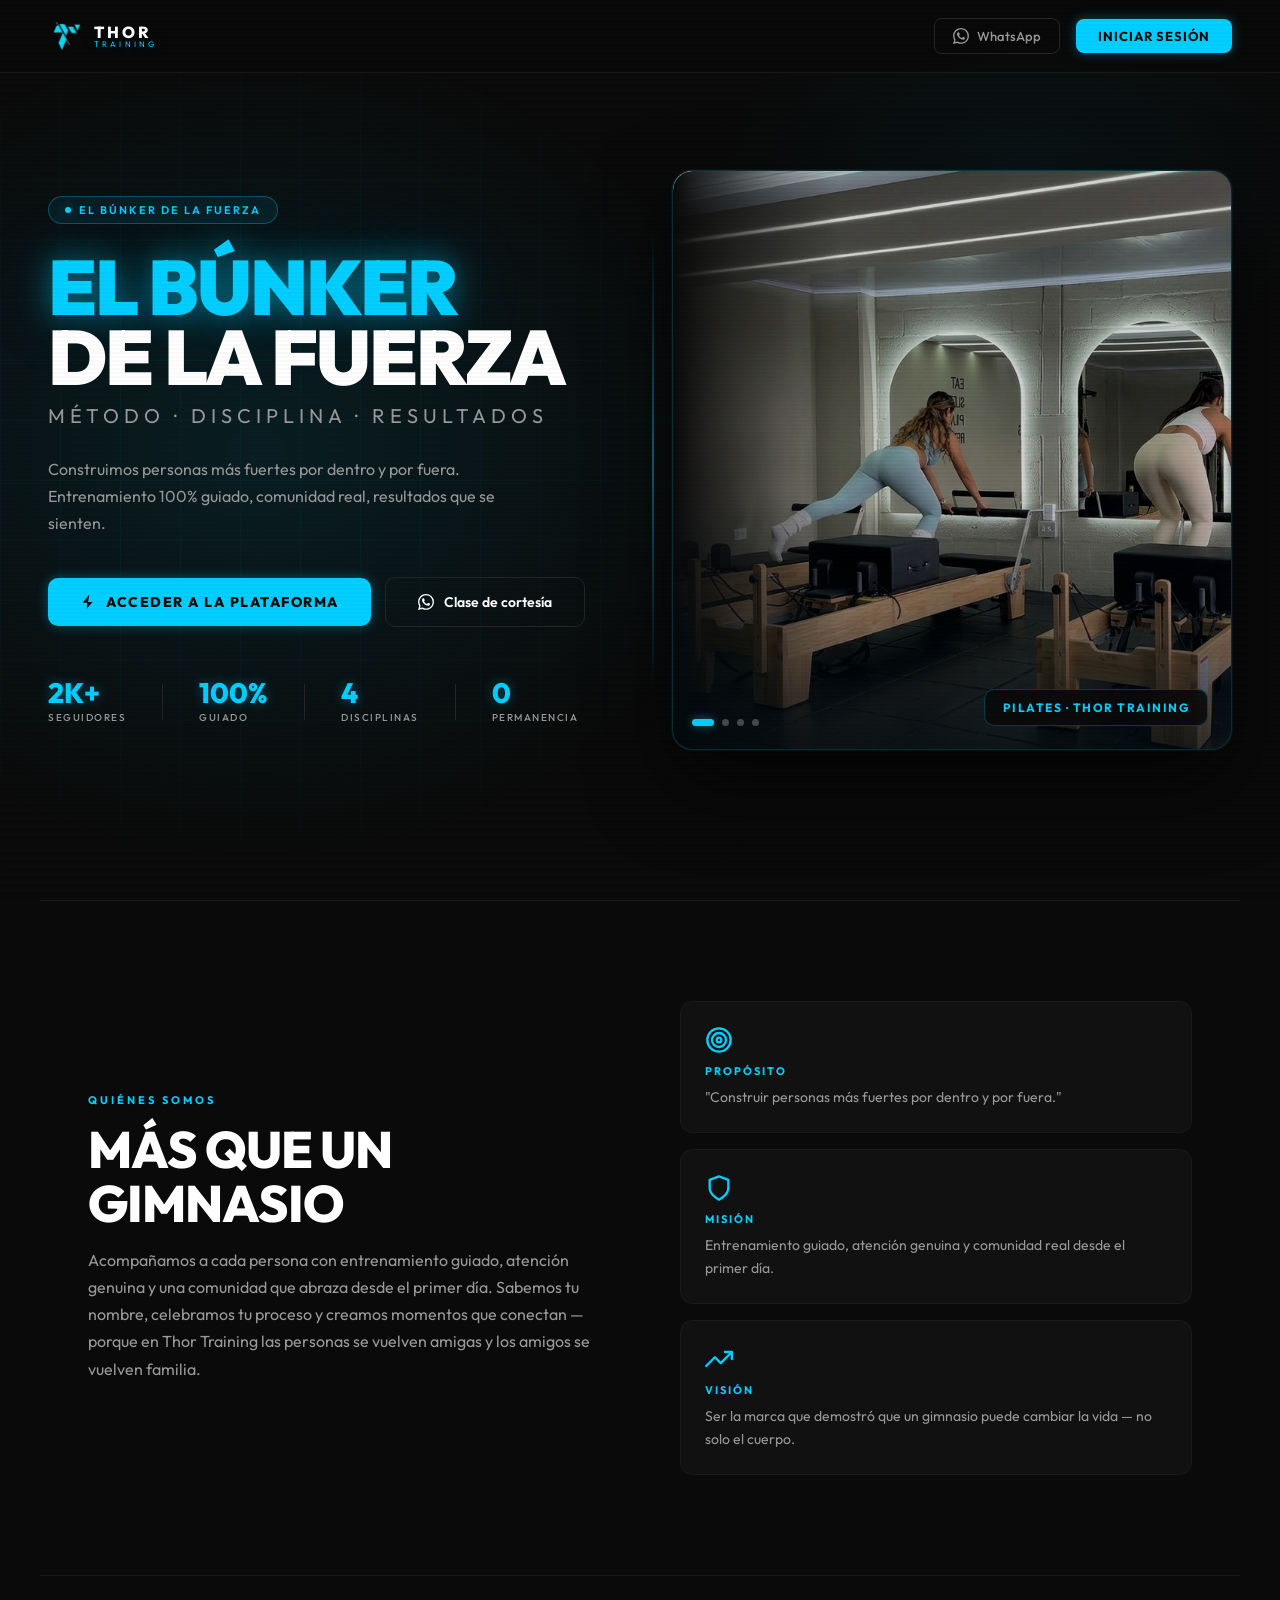
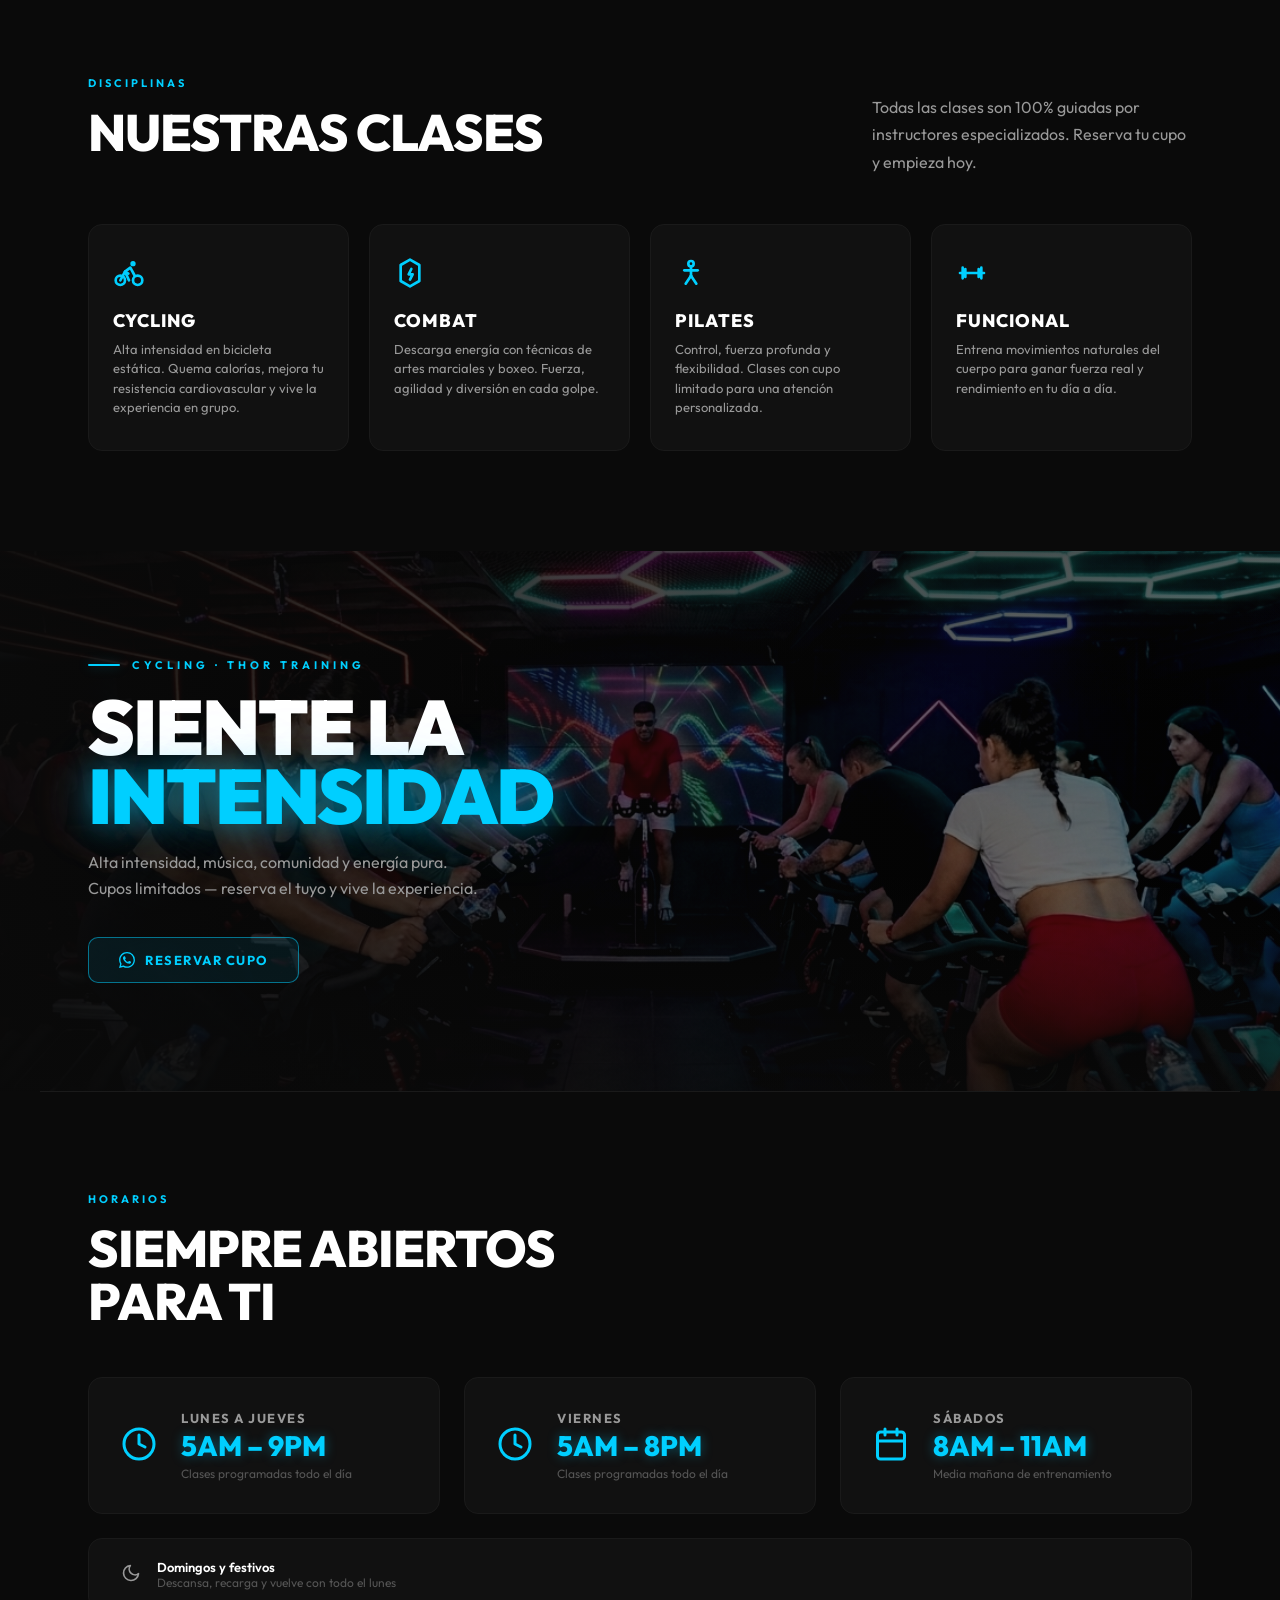
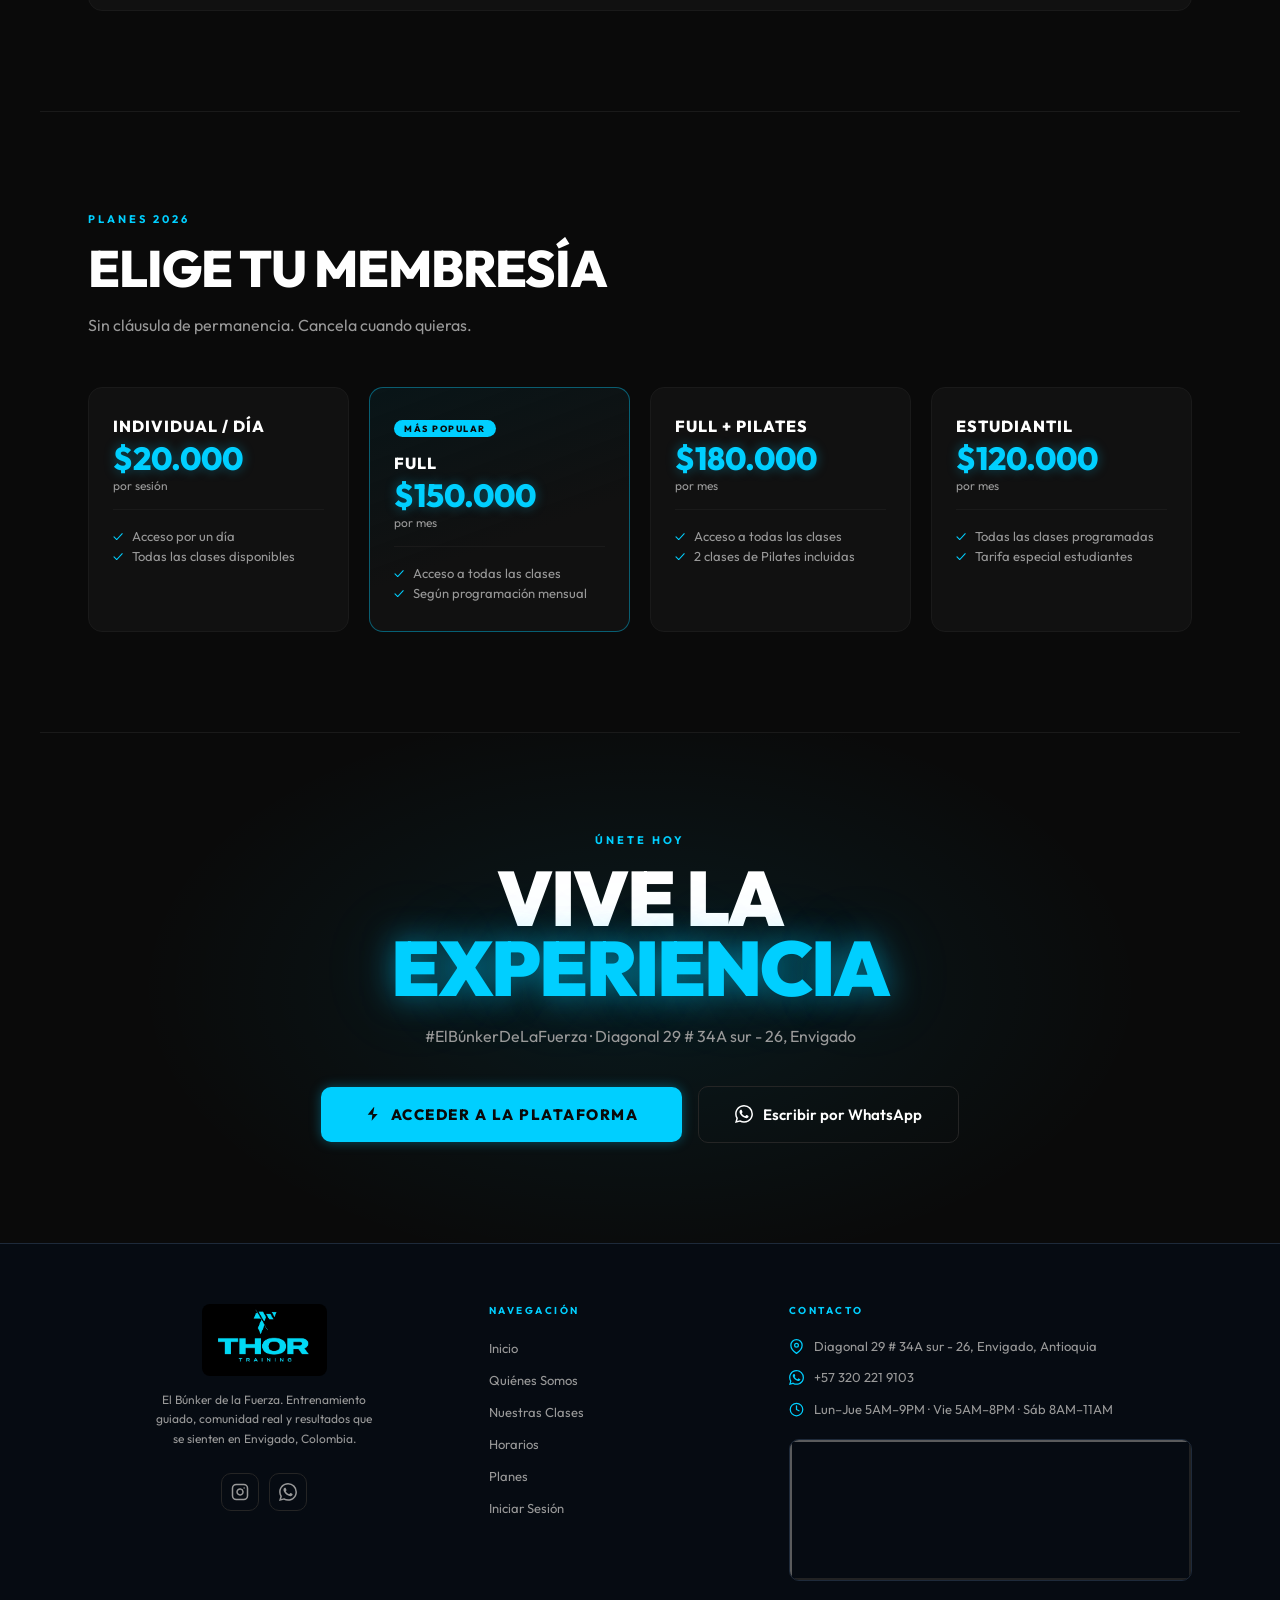
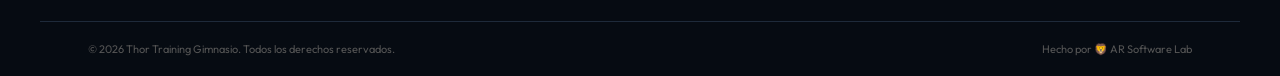
<file: index.html>
<!DOCTYPE html>
<html lang="es">
<head>
  <meta charset="UTF-8">
  <meta name="viewport" content="width=device-width, initial-scale=1.0">
  <title>Thor Training · El Búnker de la Fuerza</title>
  <link href="https://fonts.googleapis.com/css2?family=Bebas+Neue&family=Barlow+Condensed:wght@400;600;700&family=Outfit:wght@300;400;500;600;700;800;900&display=swap" rel="stylesheet">
  <link rel="icon" type="image/png" href="img/favicon.png">
  <style>
    :root {
      --cyan: #00CFFF;
      --cyan2: #00AFDF;
      --cyan-dim: rgba(0,207,255,0.12);
      --cyan-glow: 0 0 30px rgba(0,207,255,0.5), 0 0 80px rgba(0,207,255,0.2);
      --cyan-glow-sm: 0 0 12px rgba(0,207,255,0.35);
      --black: #0A0A0A;
      --dark: #0D0D0D;
      --card: #111111;
      --card2: #141414;
      --border: #1A1A1A;
      --border2: #252525;
      --muted: #555;
      --muted2: #999;
      --white: #FFFFFF;
    }

    * { margin: 0; padding: 0; box-sizing: border-box; }
    html { scroll-behavior: smooth; }

    body {
      font-family: 'Outfit', sans-serif;
      background: var(--black);
      color: var(--white);
      overflow-x: hidden;
    }

    /* scanline */
    body::before {
      content: '';
      position: fixed;
      inset: 0;
      background: repeating-linear-gradient(0deg, transparent, transparent 2px, rgba(0,0,0,0.025) 2px, rgba(0,0,0,0.025) 4px);
      pointer-events: none;
      z-index: 9000;
    }

    /* ── NAV ── */
    nav {
      position: fixed;
      top: 0; left: 0; right: 0;
      z-index: 100;
      display: flex;
      align-items: center;
      justify-content: space-between;
      padding: 18px 48px;
      background: rgba(10,10,10,0.85);
      backdrop-filter: blur(12px);
      border-bottom: 1px solid var(--border);
    }

    .nav-logo {
      display: flex;
      align-items: center;
      gap: 10px;
      text-decoration: none;
    }

    .nav-logo img {
      height: 36px;
      width: auto;
      mix-blend-mode: screen;
    }

    .nav-wordmark {
      display: flex;
      flex-direction: column;
      line-height: 1;
    }

    .nav-thor {
      font-weight: 800;
      font-size: 16px;
      letter-spacing: 3px;
      color: var(--white);
    }

    .nav-training {
      font-weight: 400;
      font-size: 8px;
      letter-spacing: 0.4em;
      color: var(--cyan);
      text-shadow: var(--cyan-glow-sm);
      text-transform: uppercase;
    }

    .nav-actions {
      display: flex;
      align-items: center;
      gap: 16px;
    }

    .btn-nav-wa {
      display: flex;
      align-items: center;
      gap: 8px;
      padding: 9px 18px;
      border-radius: 8px;
      border: 1px solid var(--border2);
      color: var(--muted2);
      font-size: 13px;
      font-weight: 500;
      text-decoration: none;
      transition: all 0.2s;
    }

    .btn-nav-wa:hover {
      border-color: var(--cyan);
      color: var(--cyan);
    }

    .btn-nav-login {
      padding: 9px 22px;
      border-radius: 8px;
      background: var(--cyan);
      color: var(--black);
      font-size: 13px;
      font-weight: 700;
      letter-spacing: 1px;
      text-decoration: none;
      text-transform: uppercase;
      transition: all 0.2s;
      box-shadow: var(--cyan-glow-sm);
    }

    .btn-nav-login:hover {
      background: #00e5ff;
      box-shadow: var(--cyan-glow);
      transform: translateY(-1px);
    }

    /* ── HERO ── */
    .hero {
      min-height: 100vh;
      display: flex;
      align-items: center;
      justify-content: center;
      padding: 100px 48px 80px;
      position: relative;
      overflow: hidden;
    }

    .hero-bg {
      position: absolute;
      inset: 0;
      background:
        radial-gradient(ellipse 60% 70% at 20% 50%, rgba(0,207,255,0.10) 0%, transparent 65%),
        radial-gradient(ellipse 40% 40% at 80% 20%, rgba(0,175,223,0.06) 0%, transparent 60%);
    }

    .hero-grid {
      position: absolute;
      inset: 0;
      background-image:
        linear-gradient(rgba(0,207,255,0.04) 1px, transparent 1px),
        linear-gradient(90deg, rgba(0,207,255,0.04) 1px, transparent 1px);
      background-size: 60px 60px;
      mask-image: radial-gradient(ellipse 70% 80% at 20% 50%, black 20%, transparent 80%);
    }

    .hero-inner {
      position: relative;
      display: grid;
      grid-template-columns: 1fr 1fr;
      gap: 64px;
      align-items: center;
      width: 100%;
      max-width: 1200px;
    }

    .hero-content {
      display: flex;
      flex-direction: column;
      align-items: flex-start;
    }

    .hero-badge {
      display: inline-flex;
      align-items: center;
      gap: 8px;
      padding: 6px 16px;
      border-radius: 100px;
      border: 1px solid rgba(0,207,255,0.3);
      background: rgba(0,207,255,0.08);
      font-size: 11px;
      font-weight: 600;
      letter-spacing: 2px;
      text-transform: uppercase;
      color: var(--cyan);
      margin-bottom: 28px;
    }

    .hero-badge::before {
      content: '';
      width: 6px; height: 6px;
      border-radius: 50%;
      background: var(--cyan);
      box-shadow: var(--cyan-glow-sm);
      animation: pulse 2s infinite;
    }

    @keyframes pulse {
      0%, 100% { opacity: 1; transform: scale(1); }
      50% { opacity: 0.5; transform: scale(0.8); }
    }

    .hero-headline {
      font-size: clamp(44px, 6vw, 88px);
      font-weight: 900;
      line-height: 0.92;
      letter-spacing: -2px;
      text-transform: uppercase;
      margin-bottom: 10px;
    }

    .hero-headline span {
      color: var(--cyan);
      text-shadow: var(--cyan-glow);
    }

    .hero-sub {
      font-size: clamp(14px, 1.8vw, 20px);
      font-weight: 400;
      letter-spacing: 5px;
      text-transform: uppercase;
      color: var(--muted2);
      margin-bottom: 28px;
    }

    .hero-desc {
      font-size: 16px;
      font-weight: 400;
      color: var(--muted2);
      line-height: 1.7;
      margin-bottom: 40px;
      max-width: 480px;
    }

    .hero-ctas {
      display: flex;
      align-items: center;
      gap: 14px;
      flex-wrap: wrap;
      margin-bottom: 52px;
    }

    .btn-hero-primary {
      display: inline-flex;
      align-items: center;
      gap: 10px;
      padding: 15px 32px;
      border-radius: 10px;
      background: var(--cyan);
      color: var(--black);
      font-size: 14px;
      font-weight: 800;
      letter-spacing: 1.5px;
      text-decoration: none;
      text-transform: uppercase;
      transition: all 0.25s;
      box-shadow: var(--cyan-glow-sm);
    }

    .btn-hero-primary:hover {
      background: #00e5ff;
      box-shadow: var(--cyan-glow);
      transform: translateY(-2px);
    }

    .btn-hero-secondary {
      display: inline-flex;
      align-items: center;
      gap: 10px;
      padding: 15px 32px;
      border-radius: 10px;
      border: 1px solid var(--border2);
      color: var(--white);
      font-size: 14px;
      font-weight: 600;
      text-decoration: none;
      transition: all 0.25s;
    }

    .btn-hero-secondary:hover {
      border-color: var(--cyan);
      color: var(--cyan);
      transform: translateY(-2px);
    }

    .hero-stats {
      display: flex;
      align-items: center;
      gap: 36px;
    }

    .stat { text-align: left; }

    .stat-num {
      font-size: 28px;
      font-weight: 800;
      color: var(--cyan);
      text-shadow: var(--cyan-glow-sm);
      line-height: 1;
    }

    .stat-label {
      font-size: 10px;
      font-weight: 500;
      color: var(--muted2);
      letter-spacing: 1.5px;
      text-transform: uppercase;
      margin-top: 4px;
    }

    .stat-divider {
      width: 1px;
      height: 36px;
      background: var(--border2);
      flex-shrink: 0;
    }

    /* ── HERO VISUAL ── */
    .hero-visual {
      position: relative;
      height: 580px;
    }

    .hero-img-wrap {
      position: absolute;
      inset: 0;
      border-radius: 20px;
      overflow: hidden;
      border: 1px solid rgba(0,207,255,0.18);
      box-shadow: 0 0 0 1px rgba(0,207,255,0.06), 0 32px 80px rgba(0,0,0,0.6);
    }

    .hero-img-wrap img {
      width: 100%;
      height: 100%;
      object-fit: cover;
      object-position: center;
      filter: brightness(0.82) contrast(1.05);
      display: block;
    }

    /* fade izquierda para fundir con el fondo negro */
    .hero-img-wrap::before {
      content: '';
      position: absolute;
      inset: 0;
      background: linear-gradient(90deg, var(--black) 0%, transparent 30%);
      z-index: 1;
      border-radius: inherit;
    }

    /* overlay de color de marca sutil en la parte inferior */
    .hero-img-wrap::after {
      content: '';
      position: absolute;
      inset: 0;
      background: linear-gradient(180deg, transparent 55%, rgba(0,10,15,0.75) 100%);
      z-index: 1;
      border-radius: inherit;
    }

    /* etiqueta flotante sobre la imagen */
    .hero-img-tag {
      position: absolute;
      bottom: 24px;
      right: 24px;
      z-index: 2;
      padding: 10px 18px;
      background: rgba(10,10,10,0.88);
      backdrop-filter: blur(10px);
      border: 1px solid rgba(0,207,255,0.25);
      border-radius: 10px;
      font-size: 12px;
      font-weight: 700;
      letter-spacing: 1.5px;
      text-transform: uppercase;
      color: var(--cyan);
    }

    /* línea cyan vertical decorativa a la izquierda de la imagen */
    .hero-visual::before {
      content: '';
      position: absolute;
      left: -20px;
      top: 10%;
      height: 80%;
      width: 2px;
      background: linear-gradient(180deg, transparent, var(--cyan), transparent);
      opacity: 0.5;
      border-radius: 2px;
    }

    /* ── HERO CAROUSEL ── */
    .hero-carousel { position: relative; width: 100%; height: 100%; }

    .hero-slide {
      position: absolute;
      inset: 0;
      opacity: 0;
      transition: opacity 0.9s ease;
    }
    .hero-slide.active { opacity: 1; }

    .hero-dots {
      position: absolute;
      bottom: 24px;
      left: 20px;
      z-index: 3;
      display: flex;
      gap: 8px;
      align-items: center;
    }

    .hero-dot {
      width: 7px;
      height: 7px;
      border-radius: 4px;
      background: rgba(255,255,255,0.25);
      border: none;
      cursor: pointer;
      padding: 0;
      transition: all 0.35s;
    }

    .hero-dot.active {
      background: var(--cyan);
      box-shadow: 0 0 8px rgba(0,207,255,0.5);
      width: 22px;
    }

    .hero-arrow {
      position: absolute;
      top: 50%;
      transform: translateY(-50%);
      z-index: 3;
      width: 36px;
      height: 36px;
      border-radius: 50%;
      background: rgba(10,10,10,0.55);
      backdrop-filter: blur(10px);
      border: 1px solid rgba(255,255,255,0.12);
      color: var(--white);
      cursor: pointer;
      display: flex;
      align-items: center;
      justify-content: center;
      transition: all 0.2s;
      opacity: 0;
      pointer-events: none;
    }

    .hero-visual:hover .hero-arrow {
      opacity: 1;
      pointer-events: auto;
    }

    .hero-arrow:hover {
      background: rgba(0,207,255,0.15);
      border-color: rgba(0,207,255,0.35);
      color: var(--cyan);
    }

    .hero-arrow-prev { left: 12px; }
    .hero-arrow-next { right: 12px; }

    /* ── SECTIONS ── */
    section {
      padding: 100px 48px;
      max-width: 1200px;
      margin: 0 auto;
    }

    .section-label {
      font-size: 11px;
      font-weight: 700;
      letter-spacing: 3px;
      text-transform: uppercase;
      color: var(--cyan);
      margin-bottom: 16px;
    }

    .section-title {
      font-size: clamp(32px, 4vw, 52px);
      font-weight: 800;
      line-height: 1.05;
      letter-spacing: -1px;
      text-transform: uppercase;
      margin-bottom: 16px;
    }

    .section-desc {
      font-size: 16px;
      color: var(--muted2);
      line-height: 1.7;
      max-width: 520px;
    }

    /* ── PROPOSITO ── */
    .purpose-section {
      border-top: 1px solid var(--border);
    }

    .purpose-grid {
      display: grid;
      grid-template-columns: 1fr 1fr;
      gap: 80px;
      align-items: center;
    }

    .purpose-cards {
      display: flex;
      flex-direction: column;
      gap: 16px;
    }

    .purpose-card {
      padding: 24px;
      border-radius: 12px;
      border: 1px solid var(--border);
      background: var(--card);
      transition: border-color 0.2s;
    }

    .purpose-card:hover {
      border-color: rgba(0,207,255,0.2);
    }

    .purpose-card-icon {
      margin-bottom: 10px;
      color: var(--cyan);
      display: flex;
      align-items: center;
    }

    .purpose-card-title {
      font-size: 11px;
      font-weight: 700;
      letter-spacing: 2px;
      text-transform: uppercase;
      color: var(--cyan);
      margin-bottom: 8px;
    }

    .purpose-card-text {
      font-size: 14px;
      color: var(--muted2);
      line-height: 1.6;
    }

    /* ── CLASES ── */
    .clases-section {
      border-top: 1px solid var(--border);
    }

    .clases-header {
      display: flex;
      justify-content: space-between;
      align-items: flex-end;
      margin-bottom: 48px;
      flex-wrap: wrap;
      gap: 24px;
    }

    .clases-grid {
      display: grid;
      grid-template-columns: repeat(4, 1fr);
      gap: 20px;
    }

    .clase-card {
      padding: 32px 24px;
      border-radius: 14px;
      border: 1px solid var(--border);
      background: var(--card);
      position: relative;
      overflow: hidden;
      transition: all 0.25s;
      cursor: default;
    }

    .clase-card::before {
      content: '';
      position: absolute;
      top: 0; left: 0; right: 0;
      height: 2px;
      background: var(--cyan);
      transform: scaleX(0);
      transform-origin: left;
      transition: transform 0.3s;
    }

    .clase-card:hover {
      border-color: rgba(0,207,255,0.25);
      transform: translateY(-4px);
      box-shadow: 0 20px 40px rgba(0,0,0,0.4);
    }

    .clase-card:hover::before {
      transform: scaleX(1);
    }

    .clase-icon {
      margin-bottom: 16px;
      display: block;
      color: var(--cyan);
    }

    .clase-name {
      font-size: 18px;
      font-weight: 800;
      letter-spacing: 1px;
      text-transform: uppercase;
      margin-bottom: 8px;
    }

    .clase-desc {
      font-size: 13px;
      color: var(--muted2);
      line-height: 1.5;
    }

    /* ── CYCLING BAND ── */
    .cycling-band {
      position: relative;
      width: 100%;
      height: 540px;
      overflow: hidden;
    }

    .cycling-band-img {
      position: absolute;
      inset: 0;
      background: url('img/cycling.png') center / cover no-repeat;
      filter: brightness(0.6) contrast(1.08) saturate(0.9);
      transform: scale(1.04);
      transition: transform 8s ease;
    }

    .cycling-band:hover .cycling-band-img {
      transform: scale(1.0);
    }

    .cycling-band-overlay {
      position: absolute;
      inset: 0;
      background:
        linear-gradient(90deg, rgba(10,10,10,0.92) 0%, rgba(10,10,10,0.5) 45%, rgba(10,10,10,0.2) 100%),
        linear-gradient(180deg, rgba(10,10,10,0.3) 0%, transparent 30%, transparent 60%, rgba(10,10,10,0.7) 100%);
    }

    .cycling-band-content {
      position: relative;
      z-index: 2;
      height: 100%;
      display: flex;
      flex-direction: column;
      justify-content: center;
      padding: 0 48px;
      max-width: 1200px;
      margin: 0 auto;
    }

    .cycling-band-label {
      font-size: 11px;
      font-weight: 700;
      letter-spacing: 4px;
      text-transform: uppercase;
      color: var(--cyan);
      margin-bottom: 20px;
      display: flex;
      align-items: center;
      gap: 12px;
    }

    .cycling-band-label::before {
      content: '';
      width: 32px;
      height: 2px;
      background: var(--cyan);
      box-shadow: var(--cyan-glow-sm);
      border-radius: 2px;
    }

    .cycling-band-title {
      font-size: clamp(40px, 6vw, 80px);
      font-weight: 900;
      line-height: 0.9;
      letter-spacing: -2px;
      text-transform: uppercase;
      margin-bottom: 20px;
    }

    .cycling-band-title span {
      color: var(--cyan);
      text-shadow: var(--cyan-glow);
    }

    .cycling-band-sub {
      font-size: 16px;
      color: var(--muted2);
      max-width: 420px;
      line-height: 1.6;
      margin-bottom: 36px;
    }

    .btn-cycling {
      display: inline-flex;
      align-items: center;
      gap: 10px;
      padding: 14px 30px;
      border-radius: 10px;
      border: 1px solid rgba(0,207,255,0.5);
      background: rgba(0,207,255,0.08);
      color: var(--cyan);
      font-size: 13px;
      font-weight: 700;
      letter-spacing: 1.5px;
      text-transform: uppercase;
      text-decoration: none;
      transition: all 0.25s;
      align-self: flex-start;
    }

    .btn-cycling:hover {
      background: var(--cyan);
      color: var(--black);
      box-shadow: var(--cyan-glow-sm);
      transform: translateY(-2px);
    }

    /* ── HORARIOS ── */
    .horarios-section {
      border-top: 1px solid var(--border);
    }

    .horarios-grid {
      display: grid;
      grid-template-columns: repeat(3, 1fr);
      gap: 24px;
      margin-top: 48px;
    }

    .horario-card {
      padding: 32px;
      border-radius: 14px;
      border: 1px solid var(--border);
      background: var(--card);
      display: flex;
      align-items: center;
      gap: 24px;
    }

    .horario-icon {
      flex-shrink: 0;
      color: var(--cyan);
    }

    .horario-days {
      font-size: 13px;
      font-weight: 700;
      letter-spacing: 1.5px;
      text-transform: uppercase;
      color: var(--muted2);
      margin-bottom: 6px;
    }

    .horario-time {
      font-size: 28px;
      font-weight: 800;
      color: var(--cyan);
      text-shadow: var(--cyan-glow-sm);
      line-height: 1;
    }

    .horario-note {
      font-size: 12px;
      color: var(--muted);
      margin-top: 6px;
    }

    .horario-closed {
      padding: 20px 32px;
      border-radius: 14px;
      border: 1px solid var(--border);
      background: var(--card);
      display: flex;
      align-items: center;
      gap: 16px;
      grid-column: span 3;
    }

    .horario-closed-label {
      font-size: 12px;
      color: var(--muted);
    }

    /* ── PLANES ── */
    .planes-section {
      border-top: 1px solid var(--border);
    }

    .planes-header {
      margin-bottom: 48px;
    }

    .planes-grid {
      display: grid;
      grid-template-columns: repeat(4, 1fr);
      gap: 20px;
    }

    .plan-card {
      padding: 28px 24px;
      border-radius: 14px;
      border: 1px solid var(--border);
      background: var(--card);
      position: relative;
      transition: all 0.25s;
    }

    .plan-card:hover {
      border-color: rgba(0,207,255,0.2);
      transform: translateY(-4px);
    }

    .plan-card.featured {
      border-color: rgba(0,207,255,0.4);
      background: linear-gradient(160deg, rgba(0,207,255,0.06) 0%, var(--card) 60%);
    }

    .plan-badge {
      display: inline-block;
      padding: 3px 10px;
      border-radius: 100px;
      background: var(--cyan);
      color: var(--black);
      font-size: 9px;
      font-weight: 800;
      letter-spacing: 1.5px;
      text-transform: uppercase;
      margin-bottom: 16px;
    }

    .plan-name {
      font-size: 16px;
      font-weight: 800;
      letter-spacing: 1px;
      text-transform: uppercase;
      margin-bottom: 6px;
    }

    .plan-price {
      font-size: 32px;
      font-weight: 800;
      color: var(--cyan);
      text-shadow: var(--cyan-glow-sm);
      line-height: 1;
      margin-bottom: 4px;
    }

    .plan-period {
      font-size: 12px;
      color: var(--muted2);
      margin-bottom: 16px;
    }

    .plan-desc {
      font-size: 13px;
      color: var(--muted2);
      line-height: 1.55;
      padding-top: 16px;
      border-top: 1px solid var(--border);
    }

    .plan-check {
      color: var(--cyan);
      margin-right: 6px;
    }

    /* ── CTA FINAL ── */
    .cta-section {
      border-top: 1px solid var(--border);
      text-align: center;
      position: relative;
      overflow: hidden;
    }

    .cta-bg {
      position: absolute;
      inset: 0;
      background: radial-gradient(ellipse 60% 80% at 50% 50%, rgba(0,207,255,0.08) 0%, transparent 70%);
    }

    .cta-content {
      position: relative;
    }

    .cta-title {
      font-size: clamp(40px, 6vw, 80px);
      font-weight: 900;
      letter-spacing: -2px;
      text-transform: uppercase;
      line-height: 0.9;
      margin-bottom: 24px;
    }

    .cta-title span {
      color: var(--cyan);
      text-shadow: var(--cyan-glow);
    }

    .cta-sub {
      font-size: 16px;
      color: var(--muted2);
      margin-bottom: 40px;
    }

    .cta-actions {
      display: flex;
      align-items: center;
      justify-content: center;
      gap: 16px;
      flex-wrap: wrap;
    }

    .btn-cta-primary {
      display: inline-flex;
      align-items: center;
      gap: 10px;
      padding: 18px 44px;
      border-radius: 10px;
      background: var(--cyan);
      color: var(--black);
      font-size: 15px;
      font-weight: 800;
      letter-spacing: 1.5px;
      text-decoration: none;
      text-transform: uppercase;
      transition: all 0.25s;
      box-shadow: var(--cyan-glow-sm);
    }

    .btn-cta-primary:hover {
      background: #00e5ff;
      box-shadow: var(--cyan-glow);
      transform: translateY(-2px);
    }

    .btn-cta-wa {
      display: inline-flex;
      align-items: center;
      gap: 10px;
      padding: 18px 36px;
      border-radius: 10px;
      border: 1px solid var(--border2);
      color: var(--white);
      font-size: 15px;
      font-weight: 600;
      text-decoration: none;
      transition: all 0.25s;
    }

    .btn-cta-wa:hover {
      border-color: #25D366;
      color: #25D366;
      transform: translateY(-2px);
    }

    /* ── FOOTER ── */
    footer {
      background: #060b12;
      border-top: 1px solid #1e2a3a;
    }

    .footer-main {
      display: grid;
      grid-template-columns: 1.4fr 1fr 1.6fr;
      gap: 48px;
      padding: 60px 48px 40px;
      max-width: 1200px;
      margin: 0 auto;
    }

    .footer-logo-row {
      display: flex;
      align-items: center;
      gap: 10px;
      margin-bottom: 14px;
      text-decoration: none;
    }

    .footer-logo-name {
      font-family: 'Bebas Neue', sans-serif;
      font-size: 28px;
      letter-spacing: 3px;
      color: var(--white);
      line-height: 1;
    }

    .footer-logo-name span {
      color: var(--cyan);
    }

    .footer-tagline {
      font-size: 12px;
      color: var(--muted2);
      line-height: 1.65;
      margin: 0 auto 24px;
      max-width: 220px;
    }

    .footer-social {
      display: flex;
      gap: 10px;
    }

    .footer-social-link {
      display: flex;
      align-items: center;
      justify-content: center;
      width: 38px;
      height: 38px;
      border-radius: 10px;
      border: 1px solid var(--border2);
      color: var(--muted2);
      text-decoration: none;
      transition: all 0.2s;
    }

    .footer-social-link:hover {
      border-color: var(--cyan);
      color: var(--cyan);
      background: rgba(0,207,255,0.06);
    }

    .footer-nav-title,
    .footer-contact-title {
      font-size: 10px;
      font-weight: 700;
      letter-spacing: 2.5px;
      text-transform: uppercase;
      color: var(--cyan);
      margin-bottom: 20px;
    }

    .footer-nav-list {
      list-style: none;
      display: flex;
      flex-direction: column;
      gap: 12px;
    }

    .footer-nav-list a {
      font-size: 13px;
      color: var(--muted2);
      text-decoration: none;
      transition: color 0.2s;
    }

    .footer-nav-list a:hover {
      color: var(--white);
    }

    .footer-contact-list {
      display: flex;
      flex-direction: column;
      gap: 12px;
      margin-bottom: 20px;
    }

    .footer-contact-item {
      display: flex;
      align-items: flex-start;
      gap: 10px;
      font-size: 13px;
      color: var(--muted2);
      line-height: 1.5;
    }

    .footer-contact-item svg {
      flex-shrink: 0;
      margin-top: 2px;
      color: var(--cyan);
    }

    .footer-contact-item a {
      color: inherit;
      text-decoration: none;
      transition: color 0.2s;
    }

    .footer-contact-item a:hover {
      color: var(--white);
    }

    .footer-map {
      border-radius: 10px;
      overflow: hidden;
      border: 1px solid #1e2a3a;
    }

    .footer-map iframe {
      display: block;
      width: 100%;
      height: 140px;
      filter: grayscale(80%) invert(90%) hue-rotate(180deg);
      opacity: 0.85;
    }

    .footer-bottom {
      border-top: 1px solid #1e2a3a;
      padding: 20px 48px;
      max-width: 1200px;
      margin: 0 auto;
      display: flex;
      align-items: center;
      justify-content: space-between;
      flex-wrap: wrap;
      gap: 12px;
    }

    .footer-copy {
      font-size: 11px;
      color: var(--muted);
    }

    .footer-credit {
      font-size: 11px;
      color: var(--muted);
    }

    .footer-credit .heart {
      color: #2D95CC;
    }

    /* ── RESPONSIVE ── */
    @media (max-width: 1024px) {
      .hero { padding: 100px 32px 72px; }
      .hero-inner { gap: 40px; }
      .hero-visual { height: 480px; }
    }

    @media (max-width: 900px) {
      nav { padding: 16px 24px; }
      .btn-nav-wa { display: none; }

      section { padding: 72px 24px; }

      .hero { padding: 100px 24px 72px; }
      .hero-inner { grid-template-columns: 1fr; }
      .hero-content { align-items: center; text-align: center; }
      .hero-desc { text-align: center; }
      .hero-ctas { justify-content: center; }
      .hero-stats { justify-content: center; }
      .hero-visual { display: none; }

      .purpose-grid { grid-template-columns: 1fr; gap: 40px; }
      .clases-grid { grid-template-columns: repeat(2, 1fr); }
      .horarios-grid { grid-template-columns: 1fr; }
      .horario-closed { grid-column: span 1; }
      .planes-grid { grid-template-columns: repeat(2, 1fr); }
      .cycling-band { height: 420px; }
      .cycling-band-content { padding: 0 24px; }

      .footer-main { grid-template-columns: 1fr; gap: 36px; padding: 48px 24px 32px; }
      .footer-bottom { padding: 20px 24px; flex-direction: column; align-items: flex-start; gap: 8px; }
    }

    @media (max-width: 600px) {
      .clases-grid { grid-template-columns: 1fr; }
      .planes-grid { grid-template-columns: 1fr; }
      .hero-ctas { flex-direction: column; width: 100%; }
      .btn-hero-primary, .btn-hero-secondary { width: 100%; justify-content: center; }
      .cta-actions { flex-direction: column; width: 100%; }
      .btn-cta-primary, .btn-cta-wa { width: 100%; justify-content: center; }

      /* Stats row: wrap into 2×2 grid and hide dividers */
      .hero-stats { flex-wrap: wrap; gap: 16px 28px; justify-content: center; }
      .stat-divider { display: none; }
      .stat { text-align: center; min-width: 80px; }
    }

    @media (max-width: 480px) {
      /* Nav: tighter padding */
      nav { padding: 12px 16px; }
      .btn-nav-login { padding: 8px 16px; font-size: 12px; letter-spacing: 0.5px; }

      /* Hero: reduce padding and sub letter-spacing */
      .hero { padding: 72px 16px 48px; }
      .hero-headline { font-size: clamp(34px, 9vw, 44px); }
      .hero-sub { font-size: 11px; letter-spacing: 2px; }
      .hero-desc { font-size: 14px; }
      .hero-ctas { gap: 10px; }

      /* Sections: tighter side padding */
      section { padding: 56px 16px; }
      .cycling-band-content { padding: 0 16px; }
      .cycling-band { height: 340px; }
      .cycling-band-title { font-size: clamp(32px, 9vw, 48px); }

      /* Footer */
      .footer-main { padding: 36px 16px 24px; gap: 28px; }
      .footer-bottom { padding: 16px; }
    }
  </style>
</head>
<body>

<!-- ── NAV ── -->
<nav>
  <a href="#" class="nav-logo">
    <img src="img/logo_solo.png" alt="Thor Training">
    <div class="nav-wordmark">
      <div class="nav-thor">THOR</div>
      <div class="nav-training">TRAINING</div>
    </div>
  </a>
  <div class="nav-actions">
    <a href="https://wa.me/573202219103" target="_blank" class="btn-nav-wa">
      <svg width="16" height="16" viewBox="0 0 24 24" fill="currentColor" aria-hidden="true"><path d="M17.472 14.382c-.297-.149-1.758-.867-2.03-.967-.273-.099-.471-.148-.67.15-.197.297-.767.966-.94 1.164-.173.199-.347.223-.644.075-.297-.15-1.255-.463-2.39-1.475-.883-.788-1.48-1.761-1.653-2.059-.173-.297-.018-.458.13-.606.134-.133.298-.347.446-.52.149-.174.198-.298.298-.497.099-.198.05-.371-.025-.52-.075-.149-.669-1.612-.916-2.207-.242-.579-.487-.5-.669-.51-.173-.008-.371-.01-.57-.01-.198 0-.52.074-.792.372-.272.297-1.04 1.016-1.04 2.479 0 1.462 1.065 2.875 1.213 3.074.149.198 2.096 3.2 5.077 4.487.709.306 1.262.489 1.694.625.712.227 1.36.195 1.871.118.571-.085 1.758-.719 2.006-1.413.248-.694.248-1.289.173-1.413-.074-.124-.272-.198-.57-.347m-5.421 7.403h-.004a9.87 9.87 0 01-5.031-1.378l-.361-.214-3.741.982.998-3.648-.235-.374a9.86 9.86 0 01-1.51-5.26c.001-5.45 4.436-9.884 9.888-9.884 2.64 0 5.122 1.03 6.988 2.898a9.825 9.825 0 012.893 6.994c-.003 5.45-4.437 9.884-9.885 9.884m8.413-18.297A11.815 11.815 0 0012.05 0C5.495 0 .16 5.335.157 11.892c0 2.096.547 4.142 1.588 5.945L.057 24l6.305-1.654a11.882 11.882 0 005.683 1.448h.005c6.554 0 11.89-5.335 11.893-11.893a11.821 11.821 0 00-3.48-8.413z"/></svg>
      WhatsApp
    </a>
    <a href="app.html" class="btn-nav-login">Iniciar sesión</a>
  </div>
</nav>

<!-- ── HERO ── -->
<div class="hero">
  <div class="hero-bg"></div>
  <div class="hero-grid"></div>

  <div class="hero-inner">

    <!-- Contenido izquierdo -->
    <div class="hero-content">
      <div class="hero-badge">El Búnker de la Fuerza</div>

      <h1 class="hero-headline">
        <span>El búnker</span><br>de la fuerza
      </h1>
      <p class="hero-sub">Método · Disciplina · Resultados</p>

      <p class="hero-desc">
        Construimos personas más fuertes por dentro y por fuera.
        Entrenamiento 100% guiado, comunidad real, resultados que se sienten.
      </p>

      <div class="hero-ctas">
        <a href="app.html" class="btn-hero-primary">
          <svg width="16" height="16" viewBox="0 0 24 24" fill="currentColor" aria-hidden="true"><path d="M13 2L4 13h7l-1 9 9-10h-7l2-10z"/></svg>
          Acceder a la plataforma
        </a>
        <a href="https://wa.me/573202219103" target="_blank" class="btn-hero-secondary">
          <svg width="16" height="16" viewBox="0 0 24 24" fill="currentColor" aria-hidden="true"><path d="M17.472 14.382c-.297-.149-1.758-.867-2.03-.967-.273-.099-.471-.148-.67.15-.197.297-.767.966-.94 1.164-.173.199-.347.223-.644.075-.297-.15-1.255-.463-2.39-1.475-.883-.788-1.48-1.761-1.653-2.059-.173-.297-.018-.458.13-.606.134-.133.298-.347.446-.52.149-.174.198-.298.298-.497.099-.198.05-.371-.025-.52-.075-.149-.669-1.612-.916-2.207-.242-.579-.487-.5-.669-.51-.173-.008-.371-.01-.57-.01-.198 0-.52.074-.792.372-.272.297-1.04 1.016-1.04 2.479 0 1.462 1.065 2.875 1.213 3.074.149.198 2.096 3.2 5.077 4.487.709.306 1.262.489 1.694.625.712.227 1.36.195 1.871.118.571-.085 1.758-.719 2.006-1.413.248-.694.248-1.289.173-1.413-.074-.124-.272-.198-.57-.347m-5.421 7.403h-.004a9.87 9.87 0 01-5.031-1.378l-.361-.214-3.741.982.998-3.648-.235-.374a9.86 9.86 0 01-1.51-5.26c.001-5.45 4.436-9.884 9.888-9.884 2.64 0 5.122 1.03 6.988 2.898a9.825 9.825 0 012.893 6.994c-.003 5.45-4.437 9.884-9.885 9.884m8.413-18.297A11.815 11.815 0 0012.05 0C5.495 0 .16 5.335.157 11.892c0 2.096.547 4.142 1.588 5.945L.057 24l6.305-1.654a11.882 11.882 0 005.683 1.448h.005c6.554 0 11.89-5.335 11.893-11.893a11.821 11.821 0 00-3.48-8.413z"/></svg>
          Clase de cortesía
        </a>
      </div>

      <div class="hero-stats">
        <div class="stat">
          <div class="stat-num">2K+</div>
          <div class="stat-label">Seguidores</div>
        </div>
        <div class="stat-divider"></div>
        <div class="stat">
          <div class="stat-num">100%</div>
          <div class="stat-label">Guiado</div>
        </div>
        <div class="stat-divider"></div>
        <div class="stat">
          <div class="stat-num">4</div>
          <div class="stat-label">Disciplinas</div>
        </div>
        <div class="stat-divider"></div>
        <div class="stat">
          <div class="stat-num">0</div>
          <div class="stat-label">Permanencia</div>
        </div>
      </div>
    </div>

    <!-- Carrusel derecho -->
    <div class="hero-visual">
      <div class="hero-img-wrap">
        <div class="hero-carousel">
          <div class="hero-slide active" data-label="Pilates · Thor Training">
            <img src="img/carrusel_1.png" alt="Pilates Thor Training">
          </div>
          <div class="hero-slide" data-label="Cycling · Thor Training">
            <img src="img/carrusel_2.png" alt="Cycling Thor Training">
          </div>
          <div class="hero-slide" data-label="Cycling · Thor Training">
            <img src="img/carrusel_3.png" alt="Cycling Thor Training">
          </div>
          <div class="hero-slide" data-label="Familia · Thor Training">
            <img src="img/carrusel_4.JPG" alt="Familia Thor Training">
          </div>
        </div>
      </div>

      <button class="hero-arrow hero-arrow-prev" onclick="heroPrev()" aria-label="Anterior">
        <svg width="16" height="16" viewBox="0 0 24 24" fill="none" stroke="currentColor" stroke-width="2.5" stroke-linecap="round" stroke-linejoin="round" aria-hidden="true"><polyline points="15 18 9 12 15 6"/></svg>
      </button>
      <button class="hero-arrow hero-arrow-next" onclick="heroNext()" aria-label="Siguiente">
        <svg width="16" height="16" viewBox="0 0 24 24" fill="none" stroke="currentColor" stroke-width="2.5" stroke-linecap="round" stroke-linejoin="round" aria-hidden="true"><polyline points="9 18 15 12 9 6"/></svg>
      </button>

      <div class="hero-dots">
        <button class="hero-dot active" onclick="heroGoTo(0)" aria-label="Imagen 1"></button>
        <button class="hero-dot" onclick="heroGoTo(1)" aria-label="Imagen 2"></button>
        <button class="hero-dot" onclick="heroGoTo(2)" aria-label="Imagen 3"></button>
        <button class="hero-dot" onclick="heroGoTo(3)" aria-label="Imagen 4"></button>
      </div>

      <div class="hero-img-tag" id="hero-img-tag">Pilates · Thor Training</div>
    </div>

  </div>
</div>

<!-- ── PROPÓSITO ── -->
<section class="purpose-section" id="nosotros">
  <div class="purpose-grid">
    <div>
      <div class="section-label">Quiénes somos</div>
      <h2 class="section-title">Más que un<br>gimnasio</h2>
      <p class="section-desc">
        Acompañamos a cada persona con entrenamiento guiado, atención genuina y una comunidad que abraza desde el primer día. Sabemos tu nombre, celebramos tu proceso y creamos momentos que conectan — porque en Thor Training las personas se vuelven amigas y los amigos se vuelven familia.
      </p>
    </div>
    <div class="purpose-cards">
      <div class="purpose-card">
        <div class="purpose-card-icon">
          <svg width="28" height="28" viewBox="0 0 24 24" fill="none" stroke="currentColor" stroke-width="2" stroke-linecap="round" stroke-linejoin="round" aria-hidden="true"><circle cx="12" cy="12" r="10"/><circle cx="12" cy="12" r="6"/><circle cx="12" cy="12" r="2"/></svg>
        </div>
        <div class="purpose-card-title">Propósito</div>
        <div class="purpose-card-text">"Construir personas más fuertes por dentro y por fuera."</div>
      </div>
      <div class="purpose-card">
        <div class="purpose-card-icon">
          <svg width="28" height="28" viewBox="0 0 24 24" fill="none" stroke="currentColor" stroke-width="2" stroke-linecap="round" stroke-linejoin="round" aria-hidden="true"><path d="M12 22s8-4 8-10V5l-8-3-8 3v7c0 6 8 10 8 10z"/></svg>
        </div>
        <div class="purpose-card-title">Misión</div>
        <div class="purpose-card-text">Entrenamiento guiado, atención genuina y comunidad real desde el primer día.</div>
      </div>
      <div class="purpose-card">
        <div class="purpose-card-icon">
          <svg width="28" height="28" viewBox="0 0 24 24" fill="none" stroke="currentColor" stroke-width="2" stroke-linecap="round" stroke-linejoin="round" aria-hidden="true"><polyline points="23 6 13.5 15.5 8.5 10.5 1 18"/><polyline points="17 6 23 6 23 12"/></svg>
        </div>
        <div class="purpose-card-title">Visión</div>
        <div class="purpose-card-text">Ser la marca que demostró que un gimnasio puede cambiar la vida — no solo el cuerpo.</div>
      </div>
    </div>
  </div>
</section>

<!-- ── CLASES ── -->
<section class="clases-section" id="clases">
  <div class="clases-header">
    <div>
      <div class="section-label">Disciplinas</div>
      <h2 class="section-title">Nuestras clases</h2>
    </div>
    <p class="section-desc" style="max-width: 320px;">
      Todas las clases son 100% guiadas por instructores especializados. Reserva tu cupo y empieza hoy.
    </p>
  </div>
  <div class="clases-grid">
    <div class="clase-card">
      <span class="clase-icon">
        <svg width="32" height="32" viewBox="0 0 24 24" fill="none" stroke="currentColor" stroke-width="2" stroke-linecap="round" stroke-linejoin="round" aria-hidden="true"><circle cx="5.5" cy="17.5" r="3.5"/><circle cx="18.5" cy="17.5" r="3.5"/><path d="M15 6a1 1 0 1 0 0-2 1 1 0 0 0 0 2zm-3 11.5L9 11l4-3 3 5.5"/><path d="M5.5 17.5 9 11l2.5 1.5"/></svg>
      </span>
      <div class="clase-name">Cycling</div>
      <div class="clase-desc">Alta intensidad en bicicleta estática. Quema calorías, mejora tu resistencia cardiovascular y vive la experiencia en grupo.</div>
    </div>
    <div class="clase-card">
      <span class="clase-icon">
        <svg width="32" height="32" viewBox="0 0 24 24" fill="none" stroke="currentColor" stroke-width="2" stroke-linecap="round" stroke-linejoin="round" aria-hidden="true"><polygon points="12 2 19 6 19 18 12 22 5 18 5 6"/><path d="M13 9l-2 4h3l-2 4"/></svg>
      </span>
      <div class="clase-name">Combat</div>
      <div class="clase-desc">Descarga energía con técnicas de artes marciales y boxeo. Fuerza, agilidad y diversión en cada golpe.</div>
    </div>
    <div class="clase-card">
      <span class="clase-icon">
        <svg width="32" height="32" viewBox="0 0 24 24" fill="none" stroke="currentColor" stroke-width="2" stroke-linecap="round" stroke-linejoin="round" aria-hidden="true"><circle cx="12" cy="5" r="2"/><line x1="12" y1="7" x2="12" y2="14"/><line x1="7" y1="10" x2="17" y2="10"/><line x1="12" y1="14" x2="8" y2="20"/><line x1="12" y1="14" x2="16" y2="20"/></svg>
      </span>
      <div class="clase-name">Pilates</div>
      <div class="clase-desc">Control, fuerza profunda y flexibilidad. Clases con cupo limitado para una atención personalizada.</div>
    </div>
    <div class="clase-card">
      <span class="clase-icon">
        <svg width="32" height="32" viewBox="0 0 24 24" fill="none" stroke="currentColor" stroke-width="2" stroke-linecap="round" stroke-linejoin="round" aria-hidden="true"><line x1="3" y1="12" x2="21" y2="12"/><path d="M5 8v8M7 9v6M17 9v6M19 8v8"/></svg>
      </span>
      <div class="clase-name">Funcional</div>
      <div class="clase-desc">Entrena movimientos naturales del cuerpo para ganar fuerza real y rendimiento en tu día a día.</div>
    </div>
  </div>
</section>

<!-- ── CYCLING BAND ── -->
<div class="cycling-band">
  <div class="cycling-band-img"></div>
  <div class="cycling-band-overlay"></div>
  <div class="cycling-band-content">
    <div class="cycling-band-label">Cycling · Thor Training</div>
    <h2 class="cycling-band-title">
      Siente la<br><span>intensidad</span>
    </h2>
    <p class="cycling-band-sub">
      Alta intensidad, música, comunidad y energía pura.<br>
      Cupos limitados — reserva el tuyo y vive la experiencia.
    </p>
    <a href="https://wa.me/573202219103" target="_blank" class="btn-cycling">
      <svg width="16" height="16" viewBox="0 0 24 24" fill="currentColor" aria-hidden="true"><path d="M17.472 14.382c-.297-.149-1.758-.867-2.03-.967-.273-.099-.471-.148-.67.15-.197.297-.767.966-.94 1.164-.173.199-.347.223-.644.075-.297-.15-1.255-.463-2.39-1.475-.883-.788-1.48-1.761-1.653-2.059-.173-.297-.018-.458.13-.606.134-.133.298-.347.446-.52.149-.174.198-.298.298-.497.099-.198.05-.371-.025-.52-.075-.149-.669-1.612-.916-2.207-.242-.579-.487-.5-.669-.51-.173-.008-.371-.01-.57-.01-.198 0-.52.074-.792.372-.272.297-1.04 1.016-1.04 2.479 0 1.462 1.065 2.875 1.213 3.074.149.198 2.096 3.2 5.077 4.487.709.306 1.262.489 1.694.625.712.227 1.36.195 1.871.118.571-.085 1.758-.719 2.006-1.413.248-.694.248-1.289.173-1.413-.074-.124-.272-.198-.57-.347m-5.421 7.403h-.004a9.87 9.87 0 01-5.031-1.378l-.361-.214-3.741.982.998-3.648-.235-.374a9.86 9.86 0 01-1.51-5.26c.001-5.45 4.436-9.884 9.888-9.884 2.64 0 5.122 1.03 6.988 2.898a9.825 9.825 0 012.893 6.994c-.003 5.45-4.437 9.884-9.885 9.884m8.413-18.297A11.815 11.815 0 0012.05 0C5.495 0 .16 5.335.157 11.892c0 2.096.547 4.142 1.588 5.945L.057 24l6.305-1.654a11.882 11.882 0 005.683 1.448h.005c6.554 0 11.89-5.335 11.893-11.893a11.821 11.821 0 00-3.48-8.413z"/></svg>
      Reservar cupo
    </a>
  </div>
</div>

<!-- ── HORARIOS ── -->
<section class="horarios-section" id="horarios">
  <div class="section-label">Horarios</div>
  <h2 class="section-title">Siempre abiertos<br>para ti</h2>
  <div class="horarios-grid">
    <div class="horario-card">
      <div class="horario-icon">
        <svg width="36" height="36" viewBox="0 0 24 24" fill="none" stroke="currentColor" stroke-width="2" stroke-linecap="round" stroke-linejoin="round" aria-hidden="true"><circle cx="12" cy="12" r="10"/><polyline points="12 6 12 12 16 14"/></svg>
      </div>
      <div>
        <div class="horario-days">Lunes a Jueves</div>
        <div class="horario-time">5AM – 9PM</div>
        <div class="horario-note">Clases programadas todo el día</div>
      </div>
    </div>
    <div class="horario-card">
      <div class="horario-icon">
        <svg width="36" height="36" viewBox="0 0 24 24" fill="none" stroke="currentColor" stroke-width="2" stroke-linecap="round" stroke-linejoin="round" aria-hidden="true"><circle cx="12" cy="12" r="10"/><polyline points="12 6 12 12 16 14"/></svg>
      </div>
      <div>
        <div class="horario-days">Viernes</div>
        <div class="horario-time">5AM – 8PM</div>
        <div class="horario-note">Clases programadas todo el día</div>
      </div>
    </div>
    <div class="horario-card">
      <div class="horario-icon">
        <svg width="36" height="36" viewBox="0 0 24 24" fill="none" stroke="currentColor" stroke-width="2" stroke-linecap="round" stroke-linejoin="round" aria-hidden="true"><rect x="3" y="4" width="18" height="18" rx="2" ry="2"/><line x1="16" y1="2" x2="16" y2="6"/><line x1="8" y1="2" x2="8" y2="6"/><line x1="3" y1="10" x2="21" y2="10"/></svg>
      </div>
      <div>
        <div class="horario-days">Sábados</div>
        <div class="horario-time">8AM – 11AM</div>
        <div class="horario-note">Media mañana de entrenamiento</div>
      </div>
    </div>
    <div class="horario-closed">
      <div style="color: var(--muted2);">
        <svg width="20" height="20" viewBox="0 0 24 24" fill="none" stroke="currentColor" stroke-width="2" stroke-linecap="round" stroke-linejoin="round" aria-hidden="true"><path d="M21 12.79A9 9 0 1 1 11.21 3 7 7 0 0 0 21 12.79z"/></svg>
      </div>
      <div>
        <div style="font-size: 13px; font-weight: 600;">Domingos y festivos</div>
        <div class="horario-closed-label">Descansa, recarga y vuelve con todo el lunes</div>
      </div>
    </div>
  </div>
</section>

<!-- ── PLANES ── -->
<section class="planes-section" id="planes">
  <div class="planes-header">
    <div class="section-label">Planes 2026</div>
    <h2 class="section-title">Elige tu membresía</h2>
    <p class="section-desc" style="margin-top: 8px;">Sin cláusula de permanencia. Cancela cuando quieras.</p>
  </div>
  <div class="planes-grid">
    <div class="plan-card">
      <div class="plan-name">Individual / Día</div>
      <div class="plan-price">$20.000</div>
      <div class="plan-period">por sesión</div>
      <div class="plan-desc">
        <span class="plan-check">✓</span> Acceso por un día<br>
        <span class="plan-check">✓</span> Todas las clases disponibles
      </div>
    </div>
    <div class="plan-card featured">
      <div class="plan-badge">Más popular</div>
      <div class="plan-name">Full</div>
      <div class="plan-price">$150.000</div>
      <div class="plan-period">por mes</div>
      <div class="plan-desc">
        <span class="plan-check">✓</span> Acceso a todas las clases<br>
        <span class="plan-check">✓</span> Según programación mensual
      </div>
    </div>
    <div class="plan-card">
      <div class="plan-name">Full + Pilates</div>
      <div class="plan-price">$180.000</div>
      <div class="plan-period">por mes</div>
      <div class="plan-desc">
        <span class="plan-check">✓</span> Acceso a todas las clases<br>
        <span class="plan-check">✓</span> 2 clases de Pilates incluidas
      </div>
    </div>
    <div class="plan-card">
      <div class="plan-name">Estudiantil</div>
      <div class="plan-price">$120.000</div>
      <div class="plan-period">por mes</div>
      <div class="plan-desc">
        <span class="plan-check">✓</span> Todas las clases programadas<br>
        <span class="plan-check">✓</span> Tarifa especial estudiantes
      </div>
    </div>
  </div>
</section>

<!-- ── CTA FINAL ── -->
<section class="cta-section">
  <div class="cta-bg"></div>
  <div class="cta-content">
    <p class="section-label">Únete hoy</p>
    <h2 class="cta-title">
      Vive la<br><span>experiencia</span>
    </h2>
    <p class="cta-sub">#ElBúnkerDeLaFuerza · Diagonal 29 # 34A sur - 26, Envigado</p>
    <div class="cta-actions">
      <a href="app.html" class="btn-cta-primary">
        <svg width="16" height="16" viewBox="0 0 24 24" fill="currentColor" aria-hidden="true"><path d="M13 2L4 13h7l-1 9 9-10h-7l2-10z"/></svg>
        Acceder a la plataforma
      </a>
      <a href="https://wa.me/573202219103" target="_blank" class="btn-cta-wa">
        <svg width="18" height="18" viewBox="0 0 24 24" fill="currentColor" aria-hidden="true"><path d="M17.472 14.382c-.297-.149-1.758-.867-2.03-.967-.273-.099-.471-.148-.67.15-.197.297-.767.966-.94 1.164-.173.199-.347.223-.644.075-.297-.15-1.255-.463-2.39-1.475-.883-.788-1.48-1.761-1.653-2.059-.173-.297-.018-.458.13-.606.134-.133.298-.347.446-.52.149-.174.198-.298.298-.497.099-.198.05-.371-.025-.52-.075-.149-.669-1.612-.916-2.207-.242-.579-.487-.5-.669-.51-.173-.008-.371-.01-.57-.01-.198 0-.52.074-.792.372-.272.297-1.04 1.016-1.04 2.479 0 1.462 1.065 2.875 1.213 3.074.149.198 2.096 3.2 5.077 4.487.709.306 1.262.489 1.694.625.712.227 1.36.195 1.871.118.571-.085 1.758-.719 2.006-1.413.248-.694.248-1.289.173-1.413-.074-.124-.272-.198-.57-.347m-5.421 7.403h-.004a9.87 9.87 0 01-5.031-1.378l-.361-.214-3.741.982.998-3.648-.235-.374a9.86 9.86 0 01-1.51-5.26c.001-5.45 4.436-9.884 9.888-9.884 2.64 0 5.122 1.03 6.988 2.898a9.825 9.825 0 012.893 6.994c-.003 5.45-4.437 9.884-9.885 9.884m8.413-18.297A11.815 11.815 0 0012.05 0C5.495 0 .16 5.335.157 11.892c0 2.096.547 4.142 1.588 5.945L.057 24l6.305-1.654a11.882 11.882 0 005.683 1.448h.005c6.554 0 11.89-5.335 11.893-11.893a11.821 11.821 0 00-3.48-8.413z"/></svg>
        Escribir por WhatsApp
      </a>
    </div>
  </div>
</section>

<!-- ── FOOTER ── -->
<footer>
  <div class="footer-main">

    <!-- Col 1: Brand -->
    <div class="footer-col-brand" style="text-align:center;">
      <a href="#" class="footer-logo-row" style="justify-content:center;">
        <img src="img/logo_completo.jpg" alt="Thor Training" style="height:72px;width:auto;border-radius:8px;">
      </a>
      <p class="footer-tagline">El Búnker de la Fuerza. Entrenamiento guiado, comunidad real y resultados que se sienten en Envigado, Colombia.</p>
      <div class="footer-social" style="justify-content:center;">
        <a href="https://www.instagram.com/thortraining.cali" target="_blank" class="footer-social-link" aria-label="Instagram Thor Training">
          <svg width="18" height="18" viewBox="0 0 24 24" fill="none" stroke="currentColor" stroke-width="2" stroke-linecap="round" stroke-linejoin="round" aria-hidden="true"><rect x="2" y="2" width="20" height="20" rx="5" ry="5"/><path d="M16 11.37A4 4 0 1 1 12.63 8 4 4 0 0 1 16 11.37z"/><line x1="17.5" y1="6.5" x2="17.51" y2="6.5"/></svg>
        </a>
        <a href="https://wa.me/573202219103" target="_blank" class="footer-social-link" aria-label="WhatsApp Thor Training">
          <svg width="18" height="18" viewBox="0 0 24 24" fill="currentColor" aria-hidden="true"><path d="M17.472 14.382c-.297-.149-1.758-.867-2.03-.967-.273-.099-.471-.148-.67.15-.197.297-.767.966-.94 1.164-.173.199-.347.223-.644.075-.297-.15-1.255-.463-2.39-1.475-.883-.788-1.48-1.761-1.653-2.059-.173-.297-.018-.458.13-.606.134-.133.298-.347.446-.52.149-.174.198-.298.298-.497.099-.198.05-.371-.025-.52-.075-.149-.669-1.612-.916-2.207-.242-.579-.487-.5-.669-.51-.173-.008-.371-.01-.57-.01-.198 0-.52.074-.792.372-.272.297-1.04 1.016-1.04 2.479 0 1.462 1.065 2.875 1.213 3.074.149.198 2.096 3.2 5.077 4.487.709.306 1.262.489 1.694.625.712.227 1.36.195 1.871.118.571-.085 1.758-.719 2.006-1.413.248-.694.248-1.289.173-1.413-.074-.124-.272-.198-.57-.347m-5.421 7.403h-.004a9.87 9.87 0 01-5.031-1.378l-.361-.214-3.741.982.998-3.648-.235-.374a9.86 9.86 0 01-1.51-5.26c.001-5.45 4.436-9.884 9.888-9.884 2.64 0 5.122 1.03 6.988 2.898a9.825 9.825 0 012.893 6.994c-.003 5.45-4.437 9.884-9.885 9.884m8.413-18.297A11.815 11.815 0 0012.05 0C5.495 0 .16 5.335.157 11.892c0 2.096.547 4.142 1.588 5.945L.057 24l6.305-1.654a11.882 11.882 0 005.683 1.448h.005c6.554 0 11.89-5.335 11.893-11.893a11.821 11.821 0 00-3.48-8.413z"/></svg>
        </a>
      </div>
    </div>

    <!-- Col 2: Nav -->
    <div class="footer-col-nav">
      <div class="footer-nav-title">Navegación</div>
      <ul class="footer-nav-list">
        <li><a href="#">Inicio</a></li>
        <li><a href="#nosotros">Quiénes Somos</a></li>
        <li><a href="#clases">Nuestras Clases</a></li>
        <li><a href="#horarios">Horarios</a></li>
        <li><a href="#planes">Planes</a></li>
        <li><a href="app.html">Iniciar Sesión</a></li>
      </ul>
    </div>

    <!-- Col 3: Contact + Map -->
    <div class="footer-col-contact">
      <div class="footer-contact-title">Contacto</div>
      <div class="footer-contact-list">
        <div class="footer-contact-item">
          <svg width="15" height="15" viewBox="0 0 24 24" fill="none" stroke="currentColor" stroke-width="2" stroke-linecap="round" stroke-linejoin="round" aria-hidden="true"><path d="M21 10c0 7-9 13-9 13s-9-6-9-13a9 9 0 0 1 18 0z"/><circle cx="12" cy="10" r="3"/></svg>
          <span>Diagonal 29 # 34A sur - 26, Envigado, Antioquia</span>
        </div>
        <div class="footer-contact-item">
          <svg width="15" height="15" viewBox="0 0 24 24" fill="currentColor" aria-hidden="true"><path d="M17.472 14.382c-.297-.149-1.758-.867-2.03-.967-.273-.099-.471-.148-.67.15-.197.297-.767.966-.94 1.164-.173.199-.347.223-.644.075-.297-.15-1.255-.463-2.39-1.475-.883-.788-1.48-1.761-1.653-2.059-.173-.297-.018-.458.13-.606.134-.133.298-.347.446-.52.149-.174.198-.298.298-.497.099-.198.05-.371-.025-.52-.075-.149-.669-1.612-.916-2.207-.242-.579-.487-.5-.669-.51-.173-.008-.371-.01-.57-.01-.198 0-.52.074-.792.372-.272.297-1.04 1.016-1.04 2.479 0 1.462 1.065 2.875 1.213 3.074.149.198 2.096 3.2 5.077 4.487.709.306 1.262.489 1.694.625.712.227 1.36.195 1.871.118.571-.085 1.758-.719 2.006-1.413.248-.694.248-1.289.173-1.413-.074-.124-.272-.198-.57-.347m-5.421 7.403h-.004a9.87 9.87 0 01-5.031-1.378l-.361-.214-3.741.982.998-3.648-.235-.374a9.86 9.86 0 01-1.51-5.26c.001-5.45 4.436-9.884 9.888-9.884 2.64 0 5.122 1.03 6.988 2.898a9.825 9.825 0 012.893 6.994c-.003 5.45-4.437 9.884-9.885 9.884m8.413-18.297A11.815 11.815 0 0012.05 0C5.495 0 .16 5.335.157 11.892c0 2.096.547 4.142 1.588 5.945L.057 24l6.305-1.654a11.882 11.882 0 005.683 1.448h.005c6.554 0 11.89-5.335 11.893-11.893a11.821 11.821 0 00-3.48-8.413z"/></svg>
          <a href="https://wa.me/573202219103">+57 320 221 9103</a>
        </div>
        <div class="footer-contact-item">
          <svg width="15" height="15" viewBox="0 0 24 24" fill="none" stroke="currentColor" stroke-width="2" stroke-linecap="round" stroke-linejoin="round" aria-hidden="true"><circle cx="12" cy="12" r="10"/><polyline points="12 6 12 12 16 14"/></svg>
          <span>Lun–Jue 5AM–9PM · Vie 5AM–8PM · Sáb 8AM–11AM</span>
        </div>
      </div>
      <div class="footer-map">
        <iframe
          src="https://maps.google.com/maps?q=Diagonal+29+%2334A+sur+26+Envigado+Antioquia+Colombia&hl=es&z=16&output=embed"
          loading="lazy"
          title="Thor Training ubicación en Envigado"
          allowfullscreen
          referrerpolicy="no-referrer-when-downgrade">
        </iframe>
      </div>
    </div>

  </div>

  <div class="footer-bottom">
    <div class="footer-copy">© 2026 Thor Training Gimnasio. Todos los derechos reservados.</div>
    <div class="footer-credit">Hecho por 🦁 AR Software Lab</div>
  </div>
</footer>

<script>
(function () {
  const slides = document.querySelectorAll('.hero-slide');
  const dots   = document.querySelectorAll('.hero-dot');
  const tag    = document.getElementById('hero-img-tag');
  let cur   = 0;
  let timer = setInterval(advance, 4000);

  function goTo(n) {
    slides[cur]?.classList.remove('active');
    dots[cur]?.classList.remove('active');
    cur = ((n % slides.length) + slides.length) % slides.length;
    slides[cur]?.classList.add('active');
    dots[cur]?.classList.add('active');
    if (tag) tag.textContent = slides[cur]?.dataset.label || '';
  }

  function advance() { goTo(cur + 1); }

  window.heroGoTo = function (n) { clearInterval(timer); goTo(n); timer = setInterval(advance, 4000); };
  window.heroNext = function ()  { clearInterval(timer); goTo(cur + 1); timer = setInterval(advance, 4000); };
  window.heroPrev = function ()  { clearInterval(timer); goTo(cur - 1); timer = setInterval(advance, 4000); };
}());
</script>
</body>
</html>
</file>
